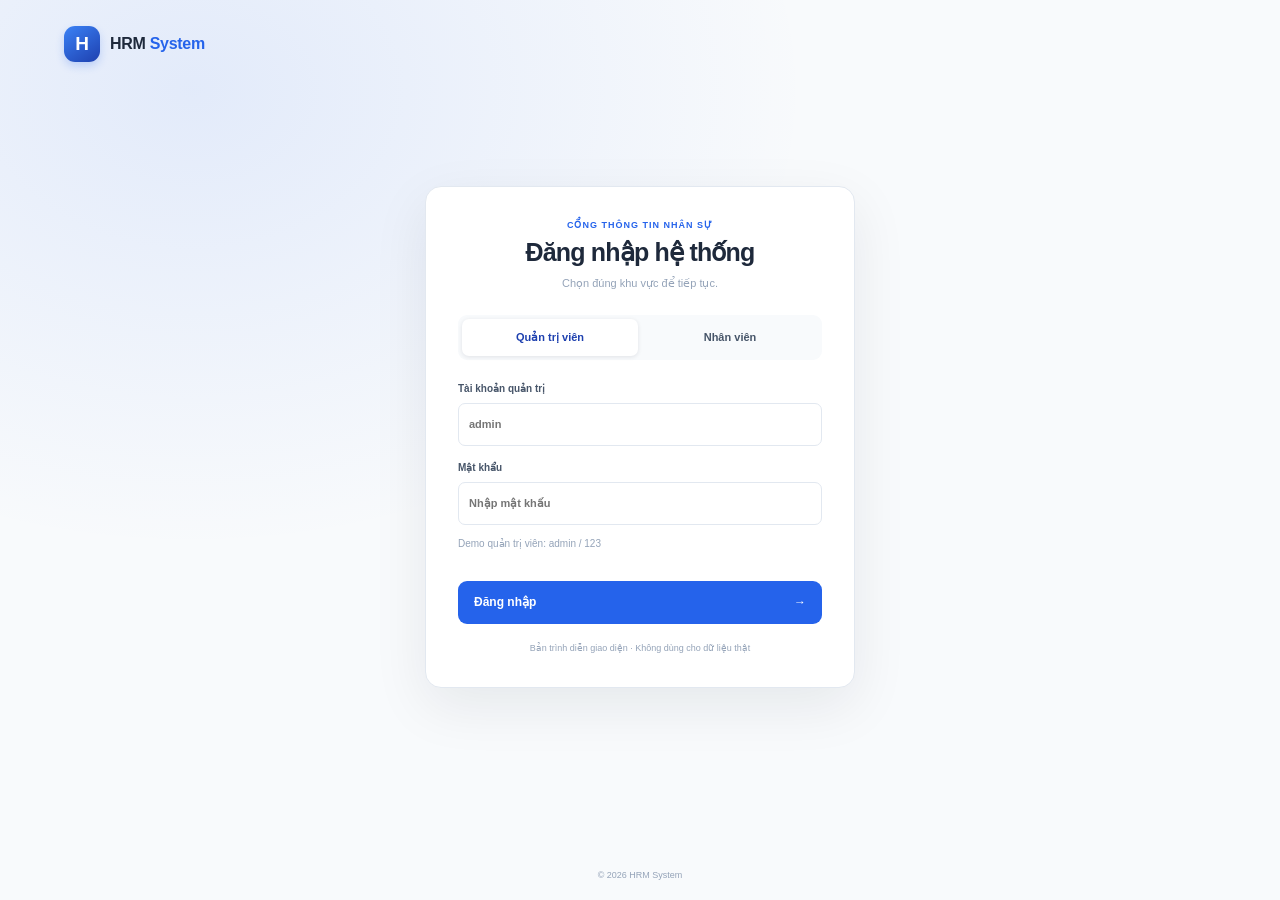
<file: index.html>
﻿<!doctype html>
<html lang="vi">
  <head>
    <meta charset="utf-8">
    <meta name="viewport" content="width=device-width, initial-scale=1">
    <meta name="theme-color" content="#f8fafc">
    <meta name="description" content="Tổng quan quản lý nhân sự và tiền lương HRM System.">
    <title>Tổng quan — HRM System</title>
    <link rel="stylesheet" href="styles.css">
  </head>
  <body>
    <section class="auth-screen" data-auth-screen aria-labelledby="auth-title">
      <div class="auth-brand"><span class="brand-mark" aria-hidden="true">H</span><span>HRM <b>System</b></span></div>
      <main class="auth-card">
        <div class="auth-heading"><p class="eyebrow">CỔNG THÔNG TIN NHÂN SỰ</p><h1 id="auth-title">Đăng nhập hệ thống</h1><p>Chọn đúng khu vực để tiếp tục.</p></div>
        <div class="auth-tabs" role="tablist" aria-label="Loại tài khoản">
          <button class="auth-tab active" type="button" role="tab" aria-selected="true" data-auth-role="admin">Quản trị viên</button>
          <button class="auth-tab" type="button" role="tab" aria-selected="false" data-auth-role="employee">Nhân viên</button>
        </div>
        <form class="auth-form" data-auth-form>
          <label class="form-field" data-auth-identity-label>Tài khoản quản trị<input name="identity" type="text" autocomplete="username" required placeholder="admin"></label>
          <label class="form-field" data-auth-password-label>Mật khẩu<input name="password" type="password" autocomplete="current-password" required placeholder="Nhập mật khẩu"></label>
          <p class="auth-hint" data-auth-hint>Demo: admin / 123</p>
          <p class="form-error auth-error" data-auth-error role="alert" aria-live="polite"></p>
          <button class="action-button primary auth-submit" type="submit">Đăng nhập <span aria-hidden="true">→</span></button>
        </form>
        <p class="auth-footnote">Bản trình diễn giao diện · Không dùng cho dữ liệu thật</p>
      </main>
      <p class="auth-copyright">© 2026 HRM System</p>
    </section>
    <div class="app-shell" data-app-shell hidden>
      <aside class="sidebar" id="app-sidebar" aria-label="Thanh điều hướng">
        <div class="sidebar-header">
          <a class="brand" href="#" aria-label="HRM System - Tổng quan">
            <span class="brand-mark" aria-hidden="true">H</span>
            <span>HRM <span>System</span></span>
          </a>
          <button class="collapse-button" type="button" data-collapse-sidebar aria-label="Thu gọn thanh điều hướng" title="Thu gọn menu">‹</button>
        </div>
        <div class="workspace">
          <span class="workspace-mark" aria-hidden="true">N</span>
          <span class="workspace-copy"><strong>Nova Creative</strong><small>Không gian làm việc</small></span>
          <span class="workspace-arrow" aria-hidden="true">⌄</span>
        </div>
        <nav class="side-nav" aria-label="Điều hướng chính">
          <p class="nav-label admin-navigation">TỔNG QUAN</p>
          <a class="nav-link active admin-navigation" href="#dashboard" data-route="dashboard" aria-current="page"><span class="nav-icon" aria-hidden="true">▦</span><span>Tổng quan</span></a>
          <p class="nav-label admin-navigation">QUẢN LÝ NHÂN SỰ</p>
          <a class="nav-link admin-navigation" href="#employees" data-route="employees"><span class="nav-icon" aria-hidden="true">♙</span><span>Nhân viên</span></a>
          <a class="nav-link admin-navigation" href="#attendance" data-route="attendance"><span class="nav-icon" aria-hidden="true">◷</span><span>Chấm công</span></a>
          <a class="nav-link admin-navigation" href="#leave" data-route="leave"><span class="nav-icon" aria-hidden="true">♡</span><span>Nghỉ phép</span><span class="nav-badge" data-pending-badge>0</span></a>
          <a class="nav-link admin-navigation" href="#payroll" data-route="payroll"><span class="nav-icon" aria-hidden="true">₫</span><span>Tiền lương</span></a>
          <a class="nav-link admin-navigation" href="#reports" data-route="reports"><span class="nav-icon" aria-hidden="true">▤</span><span>Báo cáo</span></a>
          <p class="nav-label employee-navigation" hidden>CÁ NHÂN</p>
          <a class="nav-link employee-navigation" href="#self" data-route="self" hidden><span class="nav-icon" aria-hidden="true">♙</span><span>Thông tin của tôi</span></a>
        </nav>
        <div class="sidebar-bottom">
          <div class="help-card"><strong>✦ &nbsp;Quản lý hiệu quả</strong><p>Mọi dữ liệu nhân sự trong một nơi.</p></div>
          <div class="user-profile"><span class="avatar" data-session-avatar>ML</span><span class="user-copy"><strong data-session-name>Minh Linh</strong><small data-session-role>Quản trị viên</small></span><button class="logout-button" type="button" data-logout>Đăng xuất</button></div>
        </div>
      </aside>
      <button class="sidebar-overlay" type="button" data-close-sidebar aria-label="Đóng menu"></button>

      <main class="main-area">
        <header class="topbar">
          <div class="topbar-start">
            <button class="icon-button menu-toggle" type="button" data-toggle-sidebar aria-label="Mở menu" aria-expanded="false" aria-controls="app-sidebar"><span aria-hidden="true">☰</span></button>
            <div class="breadcrumb"><span>Không gian làm việc</span><span aria-hidden="true">/</span><strong data-route-title>Tổng quan</strong></div>
          </div>
          <div class="topbar-actions">
            <span class="today-label"><span class="today-dot" aria-hidden="true"></span><time data-current-date></time></span>
            <button class="icon-button" type="button" data-theme-toggle aria-label="Chuyển sang giao diện tối" title="Chuyển Light/Dark mode"><span data-theme-icon aria-hidden="true">☾</span></button>
            <span class="avatar" data-topbar-avatar aria-label="Minh Linh">ML</span>
          </div>
        </header>

        <div class="page-content">
          <section data-page="dashboard" aria-labelledby="page-title">
            <div class="page-heading">
              <div><p class="eyebrow">TỔNG QUAN NHÂN SỰ</p><h1 id="page-title">Tổng quan</h1><p class="page-subtitle">Chào buổi sáng, Minh Linh. Đây là tình hình hoạt động hôm nay.</p></div>
            </div>

            <div class="stats-grid" aria-label="Chỉ số tổng quan">
              <article class="stat-card">
                <div class="stat-top"><span class="stat-icon icon-blue" aria-hidden="true">♙</span><span class="change up">↑ 8,2%</span></div>
                <p class="stat-label">Tổng nhân viên</p><strong class="stat-value" data-stat-headcount>0</strong><small class="stat-foot">So với tháng trước</small>
              </article>
              <article class="stat-card">
                <div class="stat-top"><span class="stat-icon icon-green" aria-hidden="true">✚</span><span class="change up">↑ 12,5%</span></div>
                <p class="stat-label">Nhân viên mới tháng này</p><strong class="stat-value" data-stat-new-hires>0</strong><small class="stat-foot">So với tháng trước</small>
              </article>
              <article class="stat-card">
                <div class="stat-top"><span class="stat-icon icon-purple" aria-hidden="true">₫</span><span class="change up">↑ 5,4%</span></div>
                <p class="stat-label">Quỹ lương tháng này</p><strong class="stat-value currency" data-stat-payroll>—</strong><small class="stat-foot">So với tháng trước</small>
              </article>
              <article class="stat-card">
                <div class="stat-top"><span class="stat-icon icon-amber" aria-hidden="true">♡</span><span class="change down">↓ 16,7%</span></div>
                <p class="stat-label">Đơn nghỉ phép chờ duyệt</p><strong class="stat-value" data-stat-pending>0</strong><small class="stat-foot">So với tháng trước</small>
              </article>
            </div>

            <div class="charts-grid">
              <article class="panel chart-panel" aria-labelledby="salary-title">
                <div class="panel-heading"><div><h2 id="salary-title">Quỹ lương 6 tháng gần nhất</h2><p>Tổng quỹ lương theo tháng · triệu đồng</p></div><span class="period-tag"><span class="legend-dot"></span>Quỹ lương</span></div>
                <div class="bar-chart" role="img" aria-label="Biểu đồ cột quỹ lương trong sáu tháng gần đây">
                  <div class="bar-y-axis" aria-hidden="true"><span>500</span><span>400</span><span>300</span><span>200</span><span>100</span><span>0</span></div>
                  <div class="bar-plot"><div class="bar-gridlines" aria-hidden="true"><i></i><i></i><i></i><i></i><i></i><i></i></div><div class="bar-groups" data-salary-chart></div></div>
                </div>
              </article>
              <article class="panel department-panel" aria-labelledby="department-title">
                <div class="panel-heading"><div><h2 id="department-title">Nhân viên theo phòng ban</h2><p>Cơ cấu nhân sự hiện tại</p></div><span class="period-tag">Tổng thể</span></div>
                <div class="department-content">
                  <div class="donut-wrap" role="img" data-donut-chart aria-label="Biểu đồ tròn nhân viên theo phòng ban">
                    <div class="donut" data-donut aria-hidden="true"></div>
                    <div class="donut-center"><strong data-donut-total>0</strong><span>nhân viên</span></div>
                  </div>
                  <div class="department-legend" data-department-legend aria-label="Chú giải phòng ban"></div>
                </div>
              </article>
            </div>

            <div class="bottom-grid">
              <article class="panel activity-panel" aria-labelledby="activity-title">
                <div class="panel-inner">
                  <div class="panel-heading"><div><h2 id="activity-title">Hoạt động gần đây</h2><p>Các cập nhật mới nhất trong hệ thống</p></div><span class="period-tag">Mới nhất</span></div>
                  <div class="activity-table-wrap">
                    <table>
                      <thead><tr><th>HOẠT ĐỘNG</th><th>NHÂN VIÊN</th><th>THỜI GIAN</th></tr></thead>
                      <tbody data-activity-table></tbody>
                    </table>
                  </div>
                </div>
              </article>
              <article class="panel calendar-panel" aria-labelledby="calendar-title">
                <div class="calendar-heading">
                  <div><h2 id="calendar-title">Lịch nghỉ phép</h2><p>Chọn ngày để xem nhân viên nghỉ</p></div>
                  <div class="month-controls"><button class="month-button" type="button" data-previous-month aria-label="Tháng trước">‹</button><button class="month-button" type="button" data-next-month aria-label="Tháng sau">›</button></div>
                </div>
                <p class="calendar-month-title" data-calendar-month></p>
                <div class="calendar-grid" data-calendar-grid role="grid" aria-label="Lịch nghỉ phép tháng hiện tại"></div>
                <section class="calendar-detail" aria-live="polite" aria-label="Chi tiết nghỉ phép trong ngày">
                  <h3 data-selected-date></h3>
                  <div class="leave-chips" data-selected-leaves></div>
                </section>

                <div class="calendar-legend"><span class="day-indicator" aria-hidden="true"></span> Có nhân viên nghỉ phép</div>
              </article>
            </div>
            <footer class="footer">© 2026 HRM System <span aria-hidden="true">·</span> Quản lý nhân sự & tiền lương</footer>
          </section>

          <section class="module-view employee-portal" data-page="self" hidden aria-labelledby="self-title">
            <div class="module-heading"><div><p class="eyebrow">KHÔNG GIAN CÁ NHÂN</p><h1 id="self-title">Thông tin của tôi</h1><p class="page-subtitle">Xem hồ sơ và gửi yêu cầu trực tiếp đến quản trị viên.</p></div><button class="action-button primary" type="button" data-open-own-leave>＋ Gửi yêu cầu nghỉ phép</button></div>
            <article class="panel personal-card"><div class="personal-avatar" data-personal-avatar>NV</div><div class="personal-info"><span class="status-pill status-active">Hồ sơ nhân viên</span><h2 data-personal-name>Nhân viên</h2><p data-personal-role></p><div class="personal-meta"><span><small>Mã nhân viên</small><strong data-personal-id></strong></span><span><small>Phòng ban</small><strong data-personal-department></strong></span><span><small>Email</small><strong data-personal-email></strong></span><span><small>Ngày vào làm</small><strong data-personal-start></strong></span></div></div></article>
            <div class="summary-cards employee-summary"><article class="summary-card"><span class="summary-icon blue">◷</span><div><small>Ngày công kỳ này</small><strong data-own-attendance>—</strong></div></article><article class="summary-card"><span class="summary-icon green">♡</span><div><small>Phép năm còn lại</small><strong data-own-leave-balance>—</strong></div></article><article class="summary-card"><span class="summary-icon purple">₫</span><div><small>Lương cơ bản</small><strong data-own-salary>—</strong></div></article></div>
            <article class="panel data-panel"><div class="module-panel-heading"><div><h2>Yêu cầu của tôi</h2><p>Trạng thái xử lý các yêu cầu gửi đến quản trị viên.</p></div><a class="contact-admin" href="mailto:admin@hrm.vn?subject=Ho%20tro%20HRM">✉ Liên hệ quản trị viên</a></div><div class="table-scroll"><table class="module-table"><thead><tr><th>LOẠI YÊU CẦU</th><th>THỜI GIAN</th><th>SỐ NGÀY</th><th>LÝ DO</th><th>TRẠNG THÁI</th></tr></thead><tbody data-own-leave-rows></tbody></table></div></article>
          </section>

          <section class="module-view" data-page="employees" hidden>
            <div class="module-heading"><div><p class="eyebrow">HỒ SƠ & ĐỘI NGŨ</p><h1>Quản lý nhân viên</h1><p class="page-subtitle">Quản lý hồ sơ, phòng ban, vị trí và trạng thái nhân sự.</p></div><button class="action-button primary" type="button" data-open-employee>＋ Thêm nhân viên</button></div>
            <article class="panel data-panel">
              <div class="module-toolbar">
                <label class="search-box"><span aria-hidden="true">⌕</span><input type="search" placeholder="Tìm theo tên nhân viên..." aria-label="Tìm kiếm nhân viên" data-employee-search></label>
                <label><span class="sr-only">Lọc phòng ban</span><select class="filter-select" aria-label="Lọc phòng ban" data-department-filter><option value="">Tất cả phòng ban</option></select></label>
                <label><span class="sr-only">Lọc trạng thái</span><select class="filter-select" aria-label="Lọc trạng thái" data-status-filter><option value="">Tất cả trạng thái</option><option value="active">Đang làm việc</option><option value="probation">Thử việc</option><option value="inactive">Đã nghỉ</option></select></label>
                <span class="record-count" data-employee-record-count></span>
              </div>
              <div class="table-scroll"><table class="module-table employee-table"><thead><tr><th>ẢNH & HỌ TÊN</th><th>MÃ NV</th><th>PHÒNG BAN</th><th>VỊ TRÍ</th><th>NGÀY VÀO LÀM</th><th>LƯƠNG CƠ BẢN</th><th>TRẠNG THÁI</th><th>HÀNH ĐỘNG</th></tr></thead><tbody data-employee-rows></tbody></table></div>
              <div class="table-pagination"><span data-employee-pagination></span><div><button class="pagination-button" type="button" data-employee-prev aria-label="Trang trước">‹</button><button class="pagination-button" type="button" data-employee-next aria-label="Trang sau">›</button></div></div>
            </article>
          </section>

          <section class="module-view" data-page="attendance" hidden>
            <div class="module-heading"><div><p class="eyebrow">THỜI GIAN & CA LÀM</p><h1>Quản lý chấm công</h1><p class="page-subtitle">Theo dõi ngày công và giờ tăng ca theo kỳ.</p></div><div class="period-controls"><label><span class="sr-only">Tháng chấm công</span><select aria-label="Tháng chấm công" data-attendance-month></select></label><label><span class="sr-only">Năm chấm công</span><select aria-label="Năm chấm công" data-attendance-year></select></label></div></div>
            <div class="summary-cards"><article class="summary-card"><span class="summary-icon blue">♙</span><div><small>Tổng nhân viên</small><strong data-attendance-staff>0</strong></div></article><article class="summary-card"><span class="summary-icon green">✓</span><div><small>Tổng ngày công</small><strong data-attendance-days>0</strong></div></article><article class="summary-card"><span class="summary-icon purple">◷</span><div><small>Tổng giờ tăng ca</small><strong data-attendance-overtime>0 giờ</strong></div></article></div>
            <article class="panel data-panel"><div class="module-panel-heading"><div><h2>Bảng chấm công</h2><p>Chỉnh sửa trực tiếp ngày công và giờ tăng ca.</p></div><span class="saved-label"><i></i>Lưu tự động</span></div><div class="table-scroll"><table class="module-table"><thead><tr><th>NHÂN VIÊN</th><th>PHÒNG BAN</th><th>NGÀY CÔNG</th><th>TĂNG CA (GIỜ)</th><th>TRẠNG THÁI</th></tr></thead><tbody data-attendance-rows></tbody></table></div></article>
          </section>

          <section class="module-view" data-page="leave" hidden>
            <div class="module-heading"><div><p class="eyebrow">ĐƠN TỪ & LỊCH NGHỈ</p><h1>Quản lý nghỉ phép</h1><p class="page-subtitle">Tiếp nhận và xử lý yêu cầu nghỉ của nhân viên.</p></div><button class="action-button primary" type="button" data-open-leave>＋ Tạo đơn nghỉ phép</button></div>
            <div class="summary-cards"><article class="summary-card"><span class="summary-icon amber">◷</span><div><small>Đơn chờ duyệt</small><strong data-leave-pending-count>0</strong></div></article><article class="summary-card"><span class="summary-icon green">✓</span><div><small>Đơn đã duyệt</small><strong data-leave-approved-count>0</strong></div></article><article class="summary-card"><span class="summary-icon blue">♡</span><div><small>Phép năm còn lại trung bình</small><strong data-leave-average-balance>0 ngày</strong></div></article></div>
            <article class="panel data-panel"><div class="module-panel-heading"><div><h2>Danh sách đơn nghỉ phép</h2><p>Trạng thái và số ngày phép còn lại theo nhân viên.</p></div><label><span class="sr-only">Lọc đơn nghỉ phép</span><select class="filter-select" aria-label="Lọc đơn nghỉ phép" data-leave-filter><option value="">Tất cả đơn</option><option value="pending">Chờ duyệt</option><option value="approved">Đã duyệt</option><option value="rejected">Từ chối</option></select></label></div><div class="table-scroll"><table class="module-table leave-table"><thead><tr><th>NHÂN VIÊN</th><th>LOẠI NGHỈ</th><th>THỜI GIAN</th><th>SỐ NGÀY</th><th>PHÉP CÒN</th><th>LÝ DO</th><th>TRẠNG THÁI</th><th>THAO TÁC</th></tr></thead><tbody data-leave-rows></tbody></table></div></article>
          </section>

          <section class="module-view" data-page="payroll" hidden>
            <div class="module-heading"><div><p class="eyebrow">THU NHẬP & PHÚC LỢI</p><h1>Quản lý tiền lương</h1><p class="page-subtitle">Tính lương, các khoản khấu trừ và thực lĩnh theo kỳ.</p></div><div class="period-controls"><label><span class="sr-only">Tháng lương</span><select aria-label="Tháng lương" data-payroll-month></select></label><label><span class="sr-only">Năm lương</span><select aria-label="Năm lương" data-payroll-year></select></label></div></div>
            <div class="payroll-toolbar"><span data-payroll-period>Chọn kỳ và tính lương để xem bảng lương.</span><button class="action-button primary" type="button" data-calculate-payroll>▧ Tính lương hàng loạt</button></div>
            <article class="panel data-panel"><div class="table-scroll"><table class="module-table payroll-table"><thead><tr><th>NHÂN VIÊN</th><th>LƯƠNG CƠ BẢN</th><th>NGÀY CÔNG</th><th>TĂNG CA</th><th>PHỤ CẤP</th><th>THƯỞNG</th><th>BHXH (8%)</th><th>THUẾ TNCN</th><th>THỰC LĨNH</th></tr></thead><tbody data-payroll-rows><tr><td class="empty-cell" colspan="9">Chọn “Tính lương hàng loạt” để tính bảng lương.</td></tr></tbody><tfoot><tr><th colspan="8">TỔNG QUỸ LƯƠNG TRƯỚC KHẤU TRỪ</th><td data-payroll-gross-total>—</td></tr><tr><th colspan="8">TỔNG THỰC CHI</th><td data-payroll-net-total>—</td></tr></tfoot></table></div><p class="payroll-note">ⓘ Thuế TNCN minh họa: 10% phần thu nhập chịu thuế sau giảm trừ 11.000.000 ₫.</p></article>
          </section>

          <section class="module-view" data-page="reports" hidden>
            <div class="module-heading"><div><p class="eyebrow">PHÂN TÍCH & TỔNG HỢP</p><h1>Báo cáo nhân sự</h1><p class="page-subtitle">Theo dõi biến động nhân sự và quỹ lương theo tháng.</p></div><span class="period-tag" data-report-period></span></div>
            <div class="summary-cards report-summary"><article class="summary-card"><span class="summary-icon blue">♙</span><div><small>Nhân sự hiện tại</small><strong data-report-staff>0</strong></div></article><article class="summary-card"><span class="summary-icon green">↗</span><div><small>Tuyển mới trong tháng</small><strong data-report-hires>0</strong></div></article><article class="summary-card"><span class="summary-icon purple">₫</span><div><small>Quỹ lương tháng</small><strong data-report-payroll>—</strong></div></article></div>
            <article class="panel data-panel"><div class="module-panel-heading"><div><h2>Biến động nhân sự & quỹ lương</h2><p>Số liệu tổng hợp 6 tháng gần nhất.</p></div></div><div class="table-scroll"><table class="module-table"><thead><tr><th>KỲ BÁO CÁO</th><th>NHÂN VIÊN ĐẦU KỲ</th><th>TUYỂN MỚI</th><th>NGHỈ VIỆC</th><th>NHÂN VIÊN CUỐI KỲ</th><th>QUỸ LƯƠNG ƯỚC TÍNH</th></tr></thead><tbody data-report-rows></tbody></table></div></article>
          </section>
        </div>
      </main>
    </div>

    <dialog class="form-dialog" data-employee-dialog aria-labelledby="employee-dialog-title">
      <form class="dialog-content" data-employee-form>
        <div class="dialog-heading"><div><p class="eyebrow">HỒ SƠ NHÂN SỰ</p><h2 id="employee-dialog-title">Thêm nhân viên</h2></div><button class="dialog-close" type="button" data-close-employee aria-label="Đóng">×</button></div>
        <div class="form-grid">
          <label class="form-field full-field">Họ tên<input name="name" maxlength="100" required placeholder="Nguyễn Văn An"></label>
          <label class="form-field">Mã NV<input name="id" maxlength="20" required placeholder="NV013"></label>
          <label class="form-field">Email<input name="email" type="email" maxlength="120" required placeholder="ten@congty.vn"></label>
          <label class="form-field">Số điện thoại<input name="phone" type="tel" maxlength="20" required placeholder="0901 234 567"></label>
          <label class="form-field">Phòng ban<select name="department" required><option value="">Chọn phòng ban</option><option>Nhân sự</option><option>Công nghệ</option><option>Marketing</option><option>Thiết kế</option><option>Kinh doanh</option><option>Vận hành</option></select></label>
          <label class="form-field">Vị trí<input name="role" maxlength="80" required placeholder="Chuyên viên"></label>
          <label class="form-field">Ngày vào làm<input name="start" type="date" required></label>
          <label class="form-field">Lương cơ bản (₫)<input name="base" type="number" min="0" step="100000" required></label>
          <label class="form-field">Trạng thái<select name="status" required><option value="active">Đang làm việc</option><option value="probation">Thử việc</option><option value="inactive">Đã nghỉ</option></select></label>
        </div>
        <p class="form-error" data-employee-error role="status" aria-live="polite"></p>
        <div class="dialog-actions"><button class="action-button secondary" type="button" data-cancel-employee>Hủy</button><button class="action-button primary" type="submit">Lưu nhân viên</button></div>
      </form>
    </dialog>
    <dialog class="form-dialog" data-leave-dialog aria-labelledby="leave-dialog-title">
      <form class="dialog-content" data-leave-form>
        <div class="dialog-heading"><div><p class="eyebrow">ĐƠN TỪ & LỊCH NGHỈ</p><h2 id="leave-dialog-title">Tạo đơn nghỉ phép</h2></div><button class="dialog-close" type="button" data-close-leave aria-label="Đóng">×</button></div>
        <div class="form-grid">
          <label class="form-field full-field">Nhân viên<select name="employeeId" required data-leave-employee></select></label>
          <label class="form-field">Loại nghỉ<select name="type" required><option value="Phép năm">Nghỉ phép năm</option><option value="Nghỉ ốm">Nghỉ ốm</option><option value="Việc riêng">Nghỉ việc riêng</option></select></label>
          <span></span>
          <label class="form-field">Từ ngày<input name="from" type="date" required></label>
          <label class="form-field">Đến ngày<input name="to" type="date" required></label>
          <label class="form-field full-field">Lý do<textarea name="reason" rows="3" maxlength="300" required placeholder="Nhập lý do xin nghỉ..."></textarea></label>
        </div>
        <p class="form-error" data-leave-error role="status" aria-live="polite"></p>
        <div class="dialog-actions"><button class="action-button secondary" type="button" data-cancel-leave>Hủy</button><button class="action-button primary" type="submit">Gửi đơn</button></div>
      </form>
    </dialog>
    <div class="toast" data-toast role="status" aria-live="polite"></div>
    <script defer src="app.js"></script>
  </body>
</html>
</file>
<file: styles.css>
﻿      :root {
        color-scheme: light;
        font-family: "Segoe UI", Roboto, Helvetica, Arial, sans-serif;
        --blue: #2563eb;
        --blue-dark: #1e40af;
        --blue-soft: #eff6ff;
        --green: #0f9f6e;
        --green-soft: #eaf8f1;
        --red: #dc4c4c;
        --red-soft: #fef0f0;
        --amber: #dc8a17;
        --amber-soft: #fff6e8;
        --purple: #805ad5;
        --purple-soft: #f2edff;
        --cyan: #0891b2;
        --cyan-soft: #e8f8fb;
        --pink: #db4e8a;
        --canvas: #f8fafc;
        --surface: #fff;
        --surface-muted: #f8fafc;
        --surface-hover: #f1f5f9;
        --text: #1e293b;
        --text-secondary: #475569;
        --text-muted: #94a3b8;
        --border: #e2e8f0;
        --border-soft: #edf1f6;
        --shadow: 0 1px 2px rgb(15 23 42 / 4%), 0 6px 20px rgb(15 23 42 / 3%);
        --sidebar-width: 250px;
        color: var(--text);
        background: var(--canvas);
      }

      :root[data-theme="dark"] {
        color-scheme: dark;
        --blue-soft: #172a4b;
        --green-soft: #15372c;
        --red-soft: #3b2024;
        --amber-soft: #392b1c;
        --purple-soft: #2c2148;
        --cyan-soft: #123541;
        --canvas: #0b1220;
        --surface: #111b2b;
        --surface-muted: #152033;
        --surface-hover: #1d2a3d;
        --text: #e5edf7;
        --text-secondary: #bcc9d9;
        --text-muted: #8494aa;
        --border: #26364a;
        --border-soft: #202f43;
        --shadow: 0 1px 2px rgb(0 0 0 / 18%), 0 8px 24px rgb(0 0 0 / 12%);
      }

      * { box-sizing: border-box; }
      html { min-width: 320px; min-height: 100%; scroll-behavior: smooth; }
      body { min-width: 320px; min-height: 100vh; margin: 0; background: var(--canvas); color: var(--text); font-size: 14px; line-height: 1.5; transition: background-color .2s, color .2s; }
      button { color: inherit; font: inherit; }
      button:focus-visible { outline: 3px solid rgb(37 99 235 / 35%); outline-offset: 2px; }
      [hidden] { display: none !important; }

      .app-shell { min-height: 100vh; }
      .sidebar { position: fixed; z-index: 30; inset: 0 auto 0 0; display: flex; width: var(--sidebar-width); flex-direction: column; padding: 25px 17px 15px; border-right: 1px solid var(--border); background: var(--surface); transition: width .2s, transform .2s, background-color .2s; }
      .brand { display: flex; align-items: center; gap: 11px; margin: 0 0 28px 5px; color: var(--text); font-size: 18px; font-weight: 750; letter-spacing: -.45px; }
      .brand-mark { display: grid; width: 36px; height: 36px; place-items: center; border-radius: 11px; background: linear-gradient(145deg, #3b82f6, #1e40af); box-shadow: 0 4px 9px rgb(37 99 235 / 22%); color: #fff; font-size: 19px; font-weight: 800; }
      .brand span:last-child span { color: var(--blue); }
      .workspace { display: flex; min-height: 61px; align-items: center; gap: 10px; padding: 9px; border: 1px solid var(--border); border-radius: 11px; background: var(--surface-muted); }
      .workspace-mark { display: grid; width: 35px; height: 35px; flex: 0 0 35px; place-items: center; border-radius: 10px; background: #dbeafe; color: var(--blue-dark); font-weight: 800; }
      .workspace-copy { display: grid; min-width: 0; flex: 1; }
      .workspace-copy strong { overflow: hidden; font-size: 11px; text-overflow: ellipsis; white-space: nowrap; }
      .workspace-copy small { color: var(--text-muted); font-size: 9px; }
      .workspace-arrow { color: var(--text-muted); }
      .side-nav { display: grid; gap: 4px; margin-top: 24px; }
      .nav-label { margin: 9px 0 5px 10px; color: var(--text-muted); font-size: 9px; font-weight: 750; letter-spacing: .9px; }
      .nav-link { display: flex; min-height: 42px; align-items: center; gap: 12px; padding: 0 11px; border-radius: 9px; color: var(--text-secondary); font-size: 12px; font-weight: 600; text-decoration: none; transition: color .2s, background .2s, transform .2s; }
      .nav-link:hover { transform: translateX(2px); background: var(--surface-hover); color: var(--blue); }
      .nav-link.active { background: var(--blue-soft); color: var(--blue-dark); font-weight: 700; }
      .nav-icon { display: grid; width: 20px; flex: 0 0 20px; place-items: center; font-size: 16px; }
      .nav-badge { display: grid; min-width: 20px; height: 20px; place-items: center; margin-left: auto; padding: 0 5px; border-radius: 20px; background: var(--amber-soft); color: var(--amber); font-size: 9px; }
      .sidebar-bottom { margin-top: auto; }
      .help-card { padding: 13px; border: 1px solid var(--border-soft); border-radius: 11px; background: linear-gradient(135deg, var(--blue-soft), var(--surface)); }
      .help-card strong { font-size: 11px; }
      .help-card p { margin: 5px 0 0; color: var(--text-muted); font-size: 9px; }
      .user-profile { display: flex; align-items: center; gap: 9px; margin-top: 13px; padding: 12px 3px 0; border-top: 1px solid var(--border-soft); }
      .avatar { display: grid; width: 32px; height: 32px; flex: 0 0 32px; place-items: center; border: 1px solid var(--border); border-radius: 50%; background: #dbeafe; color: var(--blue-dark); font-size: 9px; font-weight: 800; }
      .user-copy { display: grid; flex: 1; }
      .user-copy strong { font-size: 10px; }
      .user-copy small { color: var(--text-muted); font-size: 9px; }
      .collapse-button { display: grid; width: 25px; height: 25px; place-items: center; border: 1px solid var(--border); border-radius: 7px; background: var(--surface); color: var(--text-muted); cursor: pointer; }
      .sidebar-header { position: relative; display: flex; align-items: center; justify-content: space-between; }
      .sidebar-header .brand { margin-right: 6px; }
      .sidebar-overlay { display: none; }
      .main-area { min-height: 100vh; margin-left: var(--sidebar-width); transition: margin-left .2s; }
      .topbar { position: sticky; z-index: 15; top: 0; display: flex; height: 68px; align-items: center; justify-content: space-between; padding: 0 35px; border-bottom: 1px solid var(--border-soft); background: color-mix(in srgb, var(--surface) 94%, transparent); backdrop-filter: blur(12px); }
      .topbar-start, .topbar-actions { display: flex; align-items: center; gap: 14px; }
      .breadcrumb { display: flex; align-items: center; gap: 8px; color: var(--text-muted); font-size: 11px; }
      .breadcrumb strong { color: var(--text); font-weight: 700; }
      .today-label { display: flex; align-items: center; gap: 8px; color: var(--text-secondary); font-size: 10px; }
      .today-dot { width: 7px; height: 7px; border-radius: 50%; background: var(--green); box-shadow: 0 0 0 3px var(--green-soft); }
      .icon-button { display: grid; width: 35px; height: 35px; place-items: center; border: 1px solid var(--border); border-radius: 9px; background: var(--surface); cursor: pointer; font-size: 16px; transition: border-color .2s, background .2s, transform .2s; }
      .icon-button:hover { transform: translateY(-1px); border-color: #bfdbfe; background: var(--blue-soft); color: var(--blue); }
      .menu-toggle { display: none; }
      .page-content { width: min(100%, 1500px); margin: 0 auto; padding: 29px 35px 22px; }
      .page-heading { display: flex; min-height: 74px; align-items: flex-end; justify-content: space-between; gap: 16px; margin-bottom: 21px; }
      .eyebrow { margin: 0 0 5px; color: var(--blue); font-size: 9px; font-weight: 800; letter-spacing: 1px; }
      h1 { margin: 0 0 4px; font-size: clamp(24px, 2.3vw, 29px); font-weight: 750; letter-spacing: -.8px; line-height: 1.25; }
      .page-subtitle { margin: 0; color: var(--text-muted); font-size: 11px; }

      .stats-grid { display: grid; grid-template-columns: repeat(4, minmax(0, 1fr)); gap: 13px; margin-bottom: 17px; }
      .stat-card { min-width: 0; padding: 15px 16px 14px; border: 1px solid var(--border); border-radius: 12px; background: var(--surface); box-shadow: var(--shadow); transition: transform .2s, box-shadow .2s, border-color .2s; }
      .stat-card:hover { transform: translateY(-2px); border-color: #cbdcf7; box-shadow: 0 10px 22px rgb(15 23 42 / 7%); }
      .stat-top { display: flex; align-items: center; justify-content: space-between; margin-bottom: 11px; }
      .stat-icon { display: grid; width: 34px; height: 34px; place-items: center; border-radius: 10px; font-size: 16px; }
      .icon-blue { background: var(--blue-soft); color: var(--blue); }
      .icon-green { background: var(--green-soft); color: var(--green); }
      .icon-purple { background: var(--purple-soft); color: var(--purple); }
      .icon-amber { background: var(--amber-soft); color: var(--amber); }
      .change { padding: 4px 7px; border-radius: 20px; font-size: 9px; font-weight: 700; white-space: nowrap; }
      .change.up { background: var(--green-soft); color: var(--green); }
      .change.down { background: var(--red-soft); color: var(--red); }
      .stat-label { margin: 0 0 2px; color: var(--text-secondary); font-size: 10px; font-weight: 600; }
      .stat-value { display: block; overflow: hidden; font-size: clamp(23px, 2.4vw, 28px); font-weight: 750; letter-spacing: -.8px; line-height: 1.3; text-overflow: ellipsis; white-space: nowrap; }
      .stat-value.currency { font-size: clamp(18px, 2vw, 23px); letter-spacing: -.5px; }
      .stat-foot { display: block; margin-top: 4px; color: var(--text-muted); font-size: 9px; }

      .charts-grid { display: grid; grid-template-columns: minmax(0, 1.2fr) minmax(310px, .8fr); gap: 14px; margin-bottom: 14px; }
      .panel { min-width: 0; border: 1px solid var(--border); border-radius: 12px; background: var(--surface); box-shadow: var(--shadow); }
      .chart-panel { padding: 17px 19px 14px; }
      .panel-heading { display: flex; align-items: flex-start; justify-content: space-between; gap: 12px; }
      .panel-heading h2 { margin: 0; font-size: 13px; font-weight: 720; letter-spacing: -.15px; }
      .panel-heading p { margin: 4px 0 0; color: var(--text-muted); font-size: 9px; }
      .period-tag { display: inline-flex; min-height: 25px; align-items: center; gap: 6px; padding: 0 8px; border-radius: 7px; background: var(--surface-muted); color: var(--text-secondary); font-size: 9px; }
      .legend-dot { width: 7px; height: 7px; border-radius: 2px; background: var(--blue); }
      .bar-chart { display: grid; height: 214px; grid-template-columns: 30px minmax(0, 1fr); gap: 8px; margin-top: 16px; }
      .bar-y-axis { display: flex; flex-direction: column; justify-content: space-between; padding-bottom: 22px; color: var(--text-muted); font-size: 8px; text-align: right; }
      .bar-plot { position: relative; min-width: 0; }
      .bar-gridlines { position: absolute; inset: 0 0 22px; display: flex; flex-direction: column; justify-content: space-between; }
      .bar-gridlines i { width: 100%; border-top: 1px dashed var(--border); }
      .bar-groups { position: absolute; inset: 0 5px; display: grid; grid-template-columns: repeat(6, minmax(0, 1fr)); align-items: end; gap: clamp(7px, 2vw, 20px); }
      .bar-group { display: flex; height: 100%; flex-direction: column; align-items: center; justify-content: flex-end; gap: 5px; }
      .bar-value { color: var(--text-muted); font-size: 8px; }
      .bar { display: block; width: min(34px, 65%); height: var(--bar-height); max-height: calc(100% - 44px); min-height: 7px; border-radius: 5px 5px 2px 2px; background: linear-gradient(180deg, #60a5fa, #3b82f6); transition: height .35s ease, filter .2s; }
      .bar-group:hover .bar { filter: brightness(.92); }
      .bar-group.current .bar { background: linear-gradient(180deg, #3b82f6, #1e40af); }
      .bar-month { height: 16px; color: var(--text-muted); font-size: 8px; text-transform: capitalize; }
      .department-panel { padding: 17px 19px 14px; }
      .department-content { display: flex; min-height: 192px; align-items: center; justify-content: center; gap: clamp(15px, 3vw, 28px); }
      .donut-wrap { position: relative; display: grid; width: 158px; height: 158px; flex: 0 0 158px; place-items: center; }
      .donut { width: 100%; height: 100%; border-radius: 50%; background: conic-gradient(var(--blue) 0% 25%, var(--green) 25% 45%, var(--amber) 45% 62%, var(--purple) 62% 77%, var(--cyan) 77% 90%, var(--pink) 90% 100%); }
      .donut::after { position: absolute; inset: 25px; border-radius: 50%; background: var(--surface); content: ""; }
      .donut-center { position: absolute; z-index: 1; display: grid; justify-items: center; }
      .donut-center strong { font-size: 24px; font-weight: 750; letter-spacing: -.7px; line-height: 1.2; }
      .donut-center span { color: var(--text-muted); font-size: 9px; }
      .department-legend { display: grid; min-width: 105px; gap: 8px; }
      .legend-row { display: grid; grid-template-columns: 9px minmax(60px, 1fr) auto; align-items: center; gap: 6px; color: var(--text-secondary); font-size: 8px; }
      .legend-swatch { width: 8px; height: 8px; border-radius: 3px; background: var(--legend-color); }
      .legend-name { overflow: hidden; text-overflow: ellipsis; white-space: nowrap; }
      .legend-count { color: var(--text); font-weight: 700; }

      .bottom-grid { display: grid; grid-template-columns: minmax(0, 1.2fr) minmax(330px, .8fr); gap: 14px; align-items: stretch; }
      .activity-panel, .calendar-panel { overflow: hidden; }
      .panel-inner { padding: 17px 19px; }
      .activity-table-wrap { margin-top: 11px; }
      table { width: 100%; border-collapse: collapse; text-align: left; }
      thead { background: var(--surface-muted); }
      th { height: 32px; padding: 0 9px; border-bottom: 1px solid var(--border); color: var(--text-muted); font-size: 8px; font-weight: 750; letter-spacing: .35px; white-space: nowrap; }
      td { height: 48px; padding: 7px 9px; border-bottom: 1px solid var(--border-soft); color: var(--text-secondary); font-size: 9px; }
      tbody tr:last-child td { border-bottom: 0; }
      tbody tr:hover { background: var(--surface-muted); }
      .activity-type { display: flex; min-width: 0; align-items: center; gap: 9px; }
      .activity-icon { display: grid; width: 29px; height: 29px; flex: 0 0 29px; place-items: center; border-radius: 9px; font-size: 12px; }
      .activity-icon.blue { background: var(--blue-soft); color: var(--blue); }
      .activity-icon.green { background: var(--green-soft); color: var(--green); }
      .activity-icon.amber { background: var(--amber-soft); color: var(--amber); }
      .activity-icon.purple { background: var(--purple-soft); color: var(--purple); }
      .activity-copy { display: grid; min-width: 0; gap: 2px; }
      .activity-copy strong { overflow: hidden; color: var(--text); font-size: 9px; font-weight: 650; text-overflow: ellipsis; white-space: nowrap; }
      .activity-copy small { overflow: hidden; color: var(--text-muted); font-size: 8px; text-overflow: ellipsis; white-space: nowrap; }
      .activity-time { color: var(--text-muted); font-size: 8px; white-space: nowrap; }
      .calendar-panel { padding: 17px 17px 15px; }
      .calendar-heading { display: flex; align-items: center; justify-content: space-between; gap: 10px; }
      .calendar-heading h2 { margin: 0; font-size: 13px; font-weight: 720; }
      .calendar-heading p { margin: 3px 0 0; color: var(--text-muted); font-size: 9px; }
      .month-controls { display: flex; gap: 5px; }
      .month-button { display: grid; width: 27px; height: 27px; place-items: center; border: 1px solid var(--border); border-radius: 7px; background: var(--surface); color: var(--text-secondary); cursor: pointer; transition: background .2s, color .2s, border-color .2s; }
      .month-button:hover { border-color: #bfdbfe; background: var(--blue-soft); color: var(--blue); }
      .calendar-month-title { margin: 14px 0 8px; color: var(--text); font-size: 11px; font-weight: 700; text-align: center; text-transform: capitalize; }
      .calendar-grid { display: grid; grid-template-columns: repeat(7, minmax(0, 1fr)); gap: 3px; }
      .weekday { display: grid; height: 23px; place-items: center; color: var(--text-muted); font-size: 8px; font-weight: 650; }
      .calendar-day { position: relative; display: grid; min-width: 0; aspect-ratio: 1.25; place-items: center; border: 1px solid transparent; border-radius: 7px; background: transparent; color: var(--text-secondary); cursor: pointer; font-size: 9px; transition: background .15s, border .15s, color .15s; }
      .calendar-day:hover { background: var(--surface-hover); }
      .calendar-day.other-month { color: var(--text-muted); opacity: .5; }
      .calendar-day.today { border-color: #93b4f7; color: var(--blue); font-weight: 750; }
      .calendar-day.has-leave { background: var(--amber-soft); color: var(--amber); font-weight: 700; }
      .calendar-day.selected { border-color: var(--blue); background: var(--blue); color: #fff; font-weight: 750; }
      .day-indicator { position: absolute; bottom: 3px; width: 4px; height: 4px; border-radius: 50%; background: var(--amber); }
      .calendar-day.selected .day-indicator { background: #fff; }
      .calendar-detail { min-height: 64px; margin-top: 10px; padding: 10px 11px; border: 1px solid var(--border-soft); border-radius: 9px; background: var(--surface-muted); }
      .calendar-detail h3 { margin: 0 0 6px; font-size: 9px; font-weight: 700; }
      .leave-chips { display: flex; flex-wrap: wrap; gap: 5px; }
      .leave-chip { display: inline-flex; align-items: center; gap: 5px; padding: 4px 7px; border-radius: 20px; background: var(--amber-soft); color: var(--amber); font-size: 8px; }
      .leave-chip span { color: var(--text-muted); }
      .calendar-empty { margin: 0; color: var(--text-muted); font-size: 8px; }
      .calendar-legend { display: flex; align-items: center; gap: 6px; margin-top: 9px; color: var(--text-muted); font-size: 8px; }
      .calendar-legend .day-indicator { position: static; display: inline-block; }
      .footer { padding: 19px 0 0; color: var(--text-muted); font-size: 9px; text-align: center; }

      .module-view { min-height: calc(100vh - 125px); }
      .module-heading { display: flex; align-items: flex-end; justify-content: space-between; gap: 18px; margin-bottom: 22px; }
      .module-heading .page-subtitle { margin-top: 7px; }
      .action-button { display: inline-flex; min-height: 39px; align-items: center; justify-content: center; gap: 7px; padding: 0 15px; border: 1px solid transparent; border-radius: 9px; font-size: 11px; font-weight: 700; cursor: pointer; transition: transform .2s, box-shadow .2s, background .2s; }
      .action-button:hover { transform: translateY(-1px); box-shadow: 0 5px 13px rgb(37 99 235 / 14%); }
      .action-button.primary { background: var(--blue); color: #fff; }
      .action-button.primary:hover { background: var(--blue-dark); }
      .action-button.secondary { border-color: var(--border); background: var(--surface); color: var(--text-secondary); }
      .module-toolbar { display: flex; align-items: center; gap: 10px; padding: 16px 18px; border-bottom: 1px solid var(--border-soft); }
      .search-box { display: flex; width: min(320px, 100%); height: 38px; align-items: center; gap: 8px; padding: 0 11px; border: 1px solid var(--border); border-radius: 8px; background: var(--surface); color: var(--text-muted); }
      .search-box:focus-within { border-color: var(--blue); box-shadow: 0 0 0 3px rgb(37 99 235 / 9%); }
      .search-box span { font-size: 19px; }
      .search-box input { width: 100%; border: 0; outline: 0; background: transparent; color: var(--text); font: inherit; font-size: 11px; }
      .filter-select, .period-controls select { min-height: 38px; padding: 0 29px 0 10px; border: 1px solid var(--border); border-radius: 8px; background: var(--surface); color: var(--text-secondary); font: inherit; font-size: 10px; }
      .record-count { margin-left: auto; color: var(--text-muted); font-size: 10px; white-space: nowrap; }
      .data-panel { overflow: hidden; }
      .table-scroll { width: 100%; overflow-x: auto; }
      .module-table { width: 100%; border-collapse: collapse; text-align: left; white-space: nowrap; }
      .module-table th { padding: 12px 13px; border-bottom: 1px solid var(--border); background: var(--surface-muted); color: var(--text-muted); font-size: 9px; font-weight: 750; letter-spacing: .35px; }
      .module-table td { padding: 12px 13px; border-bottom: 1px solid var(--border-soft); color: var(--text-secondary); font-size: 10px; }
      .module-table tbody tr { transition: background .15s; }
      .module-table tbody tr:hover { background: var(--surface-muted); }
      .module-table tbody tr:last-child td { border-bottom: 0; }
      .person-cell { display: flex; min-width: 165px; align-items: center; gap: 9px; }
      .person-cell > span:last-child { display: grid; gap: 2px; }
      .person-cell strong { color: var(--text); font-size: 10px; font-weight: 700; }
      .person-cell small { color: var(--text-muted); font-size: 9px; }
      .person-avatar { display: grid; width: 34px; height: 34px; flex: 0 0 34px; place-items: center; border-radius: 50%; background: var(--blue-soft); color: var(--blue-dark); font-size: 10px; font-weight: 800; }
      .tone-marketing { background: #fce7f3; color: #be185d; }
      .tone-tech { background: #dbeafe; color: #1d4ed8; }
      .tone-hr { background: #dcfce7; color: #15803d; }
      .tone-sales { background: #ffedd5; color: #c2410c; }
      .tone-design { background: #ede9fe; color: #6d28d9; }
      .tone-operations { background: #cffafe; color: #0e7490; }
      .employee-code { padding: 4px 7px; border-radius: 6px; background: var(--surface-muted); color: var(--text-secondary); font-size: 9px; font-weight: 700; }
      .money-cell { color: var(--text) !important; font-weight: 650; }
      .status-pill { display: inline-flex; min-height: 23px; align-items: center; padding: 0 8px; border-radius: 20px; font-size: 9px; font-weight: 650; }
      .status-active { background: var(--green-soft); color: var(--green); }
      .status-probation, .status-pending { background: var(--amber-soft); color: var(--amber); }
      .status-inactive { background: var(--red-soft); color: var(--red); }
      .row-actions { display: flex; align-items: center; gap: 5px; }
      .row-action, .pagination-button { display: grid; width: 28px; height: 28px; place-items: center; border: 1px solid var(--border); border-radius: 7px; background: var(--surface); color: var(--text-secondary); cursor: pointer; font-size: 14px; transition: background .15s, color .15s, border-color .15s; }
      .row-action:hover, .pagination-button:hover:not(:disabled) { border-color: #bfdbfe; background: var(--blue-soft); color: var(--blue); }
      .row-action.delete-action:hover { border-color: #fecaca; background: var(--red-soft); color: var(--red); }
      .row-action.approve-action { color: var(--green); }
      .row-action.approve-action:hover { border-color: #bbf7d0; background: var(--green-soft); }
      .table-pagination { display: flex; min-height: 54px; align-items: center; justify-content: space-between; padding: 0 16px; border-top: 1px solid var(--border-soft); color: var(--text-muted); font-size: 10px; }
      .table-pagination > div { display: flex; gap: 6px; }
      .pagination-button:disabled { opacity: .4; cursor: not-allowed; }
      .empty-cell { padding: 34px !important; color: var(--text-muted) !important; text-align: center; }
      .summary-cards { display: grid; grid-template-columns: repeat(3, minmax(0, 1fr)); gap: 13px; margin-bottom: 17px; }
      .summary-card { display: flex; min-height: 86px; align-items: center; gap: 12px; padding: 15px; border: 1px solid var(--border); border-radius: 11px; background: var(--surface); box-shadow: var(--shadow); }
      .summary-icon { display: grid; width: 39px; height: 39px; flex: 0 0 39px; place-items: center; border-radius: 11px; font-size: 17px; font-weight: 700; }
      .summary-icon.blue { background: var(--blue-soft); color: var(--blue); }
      .summary-icon.green { background: var(--green-soft); color: var(--green); }
      .summary-icon.purple { background: var(--purple-soft); color: var(--purple); }
      .summary-icon.amber { background: var(--amber-soft); color: var(--amber); }
      .summary-card div { display: grid; gap: 3px; }
      .summary-card small { color: var(--text-muted); font-size: 10px; }
      .summary-card strong { color: var(--text); font-size: 19px; letter-spacing: -.3px; }
      .module-panel-heading { display: flex; min-height: 70px; align-items: center; justify-content: space-between; gap: 12px; padding: 13px 17px; }
      .module-panel-heading h2 { margin: 0; color: var(--text); font-size: 13px; }
      .module-panel-heading p { margin: 4px 0 0; color: var(--text-muted); font-size: 10px; }
      .period-controls { display: flex; align-items: center; gap: 8px; }
      .period-controls select { min-width: 94px; }
      .saved-label { display: flex; align-items: center; gap: 6px; color: var(--green); font-size: 9px; }
      .saved-label i { width: 6px; height: 6px; border-radius: 50%; background: var(--green); }
      .attendance-input { display: inline-flex; width: 67px; }
      .attendance-input input { width: 100%; height: 31px; padding: 0 7px; border: 1px solid var(--border); border-radius: 6px; background: var(--surface); color: var(--text); font: inherit; font-size: 10px; }
      .attendance-input input:focus { border-color: var(--blue); outline: 2px solid rgb(37 99 235 / 12%); }
      .input-suffix { margin-left: 5px; color: var(--text-muted); font-size: 9px; }
      .compact-person { min-width: 145px; }
      .compact-person .person-avatar { width: 30px; height: 30px; flex-basis: 30px; }
      .leave-table { min-width: 900px; }
      .reason-cell { max-width: 170px; overflow: hidden; text-overflow: ellipsis; }
      .balance-value { color: var(--green); font-weight: 700; }
      .payroll-toolbar { display: flex; align-items: center; justify-content: space-between; gap: 14px; margin-bottom: 14px; color: var(--text-muted); font-size: 10px; }
      .payroll-table { min-width: 1050px; }
      .payroll-table tfoot th, .payroll-table tfoot td { padding: 13px; border-top: 1px solid var(--border); background: var(--surface-muted); color: var(--text); font-size: 10px; font-weight: 750; }
      .payroll-table tfoot tr + tr th, .payroll-table tfoot tr + tr td { border-top: 1px solid var(--border-soft); }
      .payroll-table tfoot td { color: var(--blue-dark); text-align: right; }
      .net-pay { color: var(--green) !important; font-weight: 750 !important; }
      .payroll-note { margin: 0; padding: 12px 16px 15px; color: var(--text-muted); font-size: 9px; }
      .period-tag { padding: 6px 10px; border: 1px solid var(--border); border-radius: 20px; background: var(--surface); color: var(--text-secondary); font-size: 10px; }
      .positive-number { color: var(--green) !important; font-weight: 700; }
      .negative-number { color: var(--red) !important; font-weight: 700; }
      .form-dialog { width: min(560px, calc(100% - 28px)); max-height: min(90vh, 760px); padding: 0; overflow: auto; border: 1px solid var(--border); border-radius: 14px; background: var(--surface); color: var(--text); box-shadow: 0 24px 80px rgb(15 23 42 / 25%); }
      .form-dialog::backdrop { background: rgb(15 23 42 / 45%); backdrop-filter: blur(2px); }
      .dialog-content { padding: 22px; }
      .dialog-heading { display: flex; align-items: flex-start; justify-content: space-between; margin-bottom: 20px; }
      .dialog-heading h2 { margin: 0; font-size: 19px; letter-spacing: -.4px; }
      .dialog-close { display: grid; width: 30px; height: 30px; place-items: center; border: 0; border-radius: 7px; background: var(--surface-muted); color: var(--text-secondary); cursor: pointer; font-size: 21px; }
      .form-grid { display: grid; grid-template-columns: 1fr 1fr; gap: 13px 12px; }
      .form-field { display: grid; gap: 6px; color: var(--text-secondary); font-size: 10px; font-weight: 650; }
      .full-field { grid-column: 1 / -1; }
      .form-field input, .form-field select, .form-field textarea { width: 100%; min-height: 38px; padding: 8px 10px; border: 1px solid var(--border); border-radius: 7px; background: var(--surface); color: var(--text); font: inherit; font-size: 11px; }
      .form-field textarea { resize: vertical; }
      .form-field input:focus, .form-field select:focus, .form-field textarea:focus { border-color: var(--blue); outline: 2px solid rgb(37 99 235 / 12%); }
      .form-field input[readonly] { background: var(--surface-muted); color: var(--text-muted); }
      .form-error { min-height: 16px; margin: 10px 0 0; color: var(--red); font-size: 10px; }
      .dialog-actions { display: flex; justify-content: flex-end; gap: 8px; padding-top: 12px; border-top: 1px solid var(--border-soft); }
      .toast { position: fixed; z-index: 60; right: 24px; bottom: 24px; max-width: min(380px, calc(100vw - 32px)); padding: 12px 16px; transform: translateY(12px); border: 1px solid var(--border); border-radius: 9px; background: var(--surface); box-shadow: var(--shadow); color: var(--text); font-size: 11px; opacity: 0; pointer-events: none; transition: opacity .2s, transform .2s; }
      .toast.visible { transform: translateY(0); opacity: 1; }
      .sr-only { position: absolute; width: 1px; height: 1px; padding: 0; overflow: hidden; clip: rect(0, 0, 0, 0); white-space: nowrap; border: 0; }
      .auth-screen { display: grid; min-height: 100vh; place-items: center; padding: 32px 18px 58px; background: radial-gradient(ellipse at 15% 10%, rgb(37 99 235 / 10%), transparent 40%), var(--canvas); }
      .auth-brand { position: absolute; top: 26px; left: clamp(20px, 5vw, 70px); display: flex; align-items: center; gap: 10px; color: var(--text); font-size: 16px; font-weight: 800; letter-spacing: -.3px; }
      .auth-brand b { color: var(--blue); }
      .auth-card { width: min(100%, 430px); padding: 32px; border: 1px solid var(--border); border-radius: 16px; background: var(--surface); box-shadow: 0 18px 55px rgb(15 23 42 / 8%); }
      .auth-heading { margin-bottom: 23px; text-align: center; }
      .auth-heading h1 { margin: 0 0 7px; font-size: 25px; }
      .auth-heading > p:last-child { margin: 0; color: var(--text-muted); font-size: 11px; }
      .auth-tabs { display: grid; grid-template-columns: 1fr 1fr; gap: 4px; margin-bottom: 21px; padding: 4px; border-radius: 9px; background: var(--surface-muted); }
      .auth-tab { min-height: 37px; border: 0; border-radius: 7px; background: transparent; color: var(--text-secondary); cursor: pointer; font-size: 11px; font-weight: 650; transition: color .2s, background .2s, box-shadow .2s; }
      .auth-tab.active { background: var(--surface); box-shadow: 0 1px 4px rgb(15 23 42 / 10%); color: var(--blue-dark); }
      .auth-form { display: grid; gap: 14px; }
      .auth-form .form-field { gap: 7px; }
      .auth-form .form-field input { min-height: 43px; }
      .auth-hint { margin: -3px 0 0; color: var(--text-muted); font-size: 10px; }
      .auth-error { margin: -9px 0 -5px; }
      .auth-submit { width: 100%; min-height: 43px; justify-content: space-between; padding: 0 15px; font-size: 12px; }
      .auth-footnote { margin: 18px 0 0; color: var(--text-muted); font-size: 9px; text-align: center; }
      .auth-copyright { position: absolute; bottom: 18px; margin: 0; color: var(--text-muted); font-size: 9px; }
      .logout-button { margin-left: auto; padding: 5px 7px; border: 1px solid var(--border); border-radius: 6px; background: var(--surface); color: var(--text-secondary); cursor: pointer; font-size: 8px; }
      .logout-button:hover { border-color: #fecaca; background: var(--red-soft); color: var(--red); }
      body.sidebar-collapsed .logout-button { display: none; }
      .personal-card { display: flex; align-items: center; gap: 19px; margin-bottom: 16px; padding: 22px; }
      .personal-avatar { display: grid; width: 72px; height: 72px; flex: 0 0 72px; place-items: center; border-radius: 50%; background: var(--blue-soft); color: var(--blue-dark); font-size: 21px; font-weight: 800; }
      .personal-info { min-width: 0; flex: 1; }
      .personal-info h2 { margin: 8px 0 0; color: var(--text); font-size: 18px; }
      .personal-info > p { margin: 3px 0 12px; color: var(--text-muted); font-size: 10px; }
      .personal-meta { display: grid; grid-template-columns: repeat(4, minmax(0, 1fr)); gap: 10px 18px; }
      .personal-meta > span { display: grid; gap: 3px; }
      .personal-meta small { color: var(--text-muted); font-size: 9px; }
      .personal-meta strong { overflow: hidden; color: var(--text-secondary); font-size: 10px; text-overflow: ellipsis; }
      .contact-admin { padding: 7px 10px; border: 1px solid var(--border); border-radius: 7px; color: var(--blue); font-size: 9px; font-weight: 650; text-decoration: none; white-space: nowrap; }
      .contact-admin:hover { background: var(--blue-soft); }

      body.sidebar-collapsed { --sidebar-width: 78px; }
      body.sidebar-collapsed .sidebar { padding-right: 11px; padding-left: 11px; }
      body.sidebar-collapsed .brand { justify-content: center; margin-left: 0; }
      body.sidebar-collapsed .brand > span:last-child, body.sidebar-collapsed .workspace-copy, body.sidebar-collapsed .workspace-arrow, body.sidebar-collapsed .nav-label, body.sidebar-collapsed .nav-link > span:not(.nav-icon), body.sidebar-collapsed .help-card, body.sidebar-collapsed .user-copy { display: none; }
      body.sidebar-collapsed .workspace { justify-content: center; padding: 8px 0; }
      body.sidebar-collapsed .nav-link { justify-content: center; padding: 0; }
      body.sidebar-collapsed .user-profile { justify-content: center; }
      body.sidebar-collapsed .collapse-button { position: absolute; top: 5px; right: -9px; width: 21px; height: 21px; padding: 0; background: var(--surface); }

      @media (max-width: 1150px) {
        .page-content { padding-right: 23px; padding-left: 23px; }
        .topbar { padding-right: 23px; padding-left: 23px; }
        .charts-grid { grid-template-columns: minmax(0, 1.1fr) minmax(280px, .9fr); }
        .department-content { gap: 14px; }
        .donut-wrap { width: 140px; height: 140px; flex-basis: 140px; }
      }
      @media (max-width: 900px) {
        .sidebar { width: 250px; transform: translateX(-102%); box-shadow: none; }
        .sidebar.open { transform: translateX(0); box-shadow: 8px 0 35px rgb(15 23 42 / 18%); }
        .main-area { margin-left: 0; }
        body.sidebar-collapsed { --sidebar-width: 0px; }
        body.sidebar-collapsed .sidebar { width: 250px; }
        body.sidebar-collapsed .brand > span:last-child, body.sidebar-collapsed .workspace-copy, body.sidebar-collapsed .workspace-arrow, body.sidebar-collapsed .nav-label, body.sidebar-collapsed .nav-link > span:not(.nav-icon), body.sidebar-collapsed .help-card, body.sidebar-collapsed .user-copy { display: initial; }
        body.sidebar-collapsed .workspace, body.sidebar-collapsed .nav-link, body.sidebar-collapsed .user-profile { justify-content: initial; }
        body.sidebar-collapsed .nav-link { padding: 0 11px; }
        .collapse-button { display: none; }
        .sidebar-overlay { position: fixed; z-index: 25; inset: 0; display: block; width: 100%; height: 100%; border: 0; background: rgb(15 23 42 / 38%); opacity: 0; pointer-events: none; transition: opacity .2s; }
        body.menu-open .sidebar-overlay { opacity: 1; pointer-events: auto; }
        .menu-toggle { display: grid; }
        .stats-grid { grid-template-columns: repeat(2, minmax(0, 1fr)); }
        .bottom-grid { grid-template-columns: minmax(0, 1.05fr) minmax(290px, .95fr); }
        .department-content { gap: 10px; }
        .donut-wrap { width: 125px; height: 125px; flex-basis: 125px; }
        .donut::after { inset: 21px; }
        .department-legend { gap: 6px; }
      }
      @media (max-width: 700px) {
        .topbar { height: 59px; padding: 0 15px; }
        .topbar-start, .topbar-actions { gap: 9px; }
        .today-label { font-size: 9px; }
        .page-content { padding: 22px 15px 16px; }
        .page-heading { min-height: 0; margin-bottom: 16px; }
        .page-heading h1 { font-size: 23px; }
        .page-subtitle { max-width: 270px; font-size: 10px; }
        .stats-grid { gap: 9px; margin-bottom: 11px; }
        .stat-card { padding: 12px; }
        .stat-icon { width: 30px; height: 30px; }
        .stat-top { margin-bottom: 8px; }
        .stat-label { min-height: 26px; font-size: 9px; }
        .stat-value { font-size: 23px; }
        .stat-value.currency { font-size: 16px; }
        .stat-foot { font-size: 8px; }
        .charts-grid, .bottom-grid { grid-template-columns: 1fr; gap: 11px; margin-bottom: 11px; }
        .chart-panel, .department-panel, .panel-inner { padding: 14px; }
        .bar-chart { height: 190px; }
        .department-content { min-height: 180px; gap: clamp(20px, 8vw, 55px); }
        .donut-wrap { width: 148px; height: 148px; flex-basis: 148px; }
        .donut::after { inset: 23px; }
        .department-legend { gap: 8px; }
        .legend-row { font-size: 9px; }
        .activity-table-wrap { overflow-x: auto; }
        .activity-table { min-width: 360px; }
        .calendar-panel { padding: 14px; }
        .calendar-day { aspect-ratio: 1.5; }
        .module-heading { align-items: flex-start; flex-direction: column; gap: 13px; margin-bottom: 16px; }
        .module-heading .action-button { align-self: stretch; }
        .module-toolbar { flex-wrap: wrap; padding: 12px; }
        .search-box { width: 100%; }
        .record-count { margin-left: 0; }
        .summary-cards { gap: 8px; }
        .summary-card { min-height: 76px; gap: 8px; padding: 10px; }
        .summary-icon { width: 32px; height: 32px; flex-basis: 32px; font-size: 14px; }
        .summary-card small { font-size: 8px; }
        .summary-card strong { font-size: 16px; }
        .payroll-toolbar { align-items: flex-start; flex-direction: column; }
        .period-controls { width: 100%; }
        .period-controls select { flex: 1; }
        .module-panel-heading { padding: 12px; }
        .dialog-content { padding: 17px; }
        .report-summary { grid-template-columns: 1fr; }
        .auth-card { padding: 24px 19px; }
        .auth-brand { top: 18px; left: 18px; }
        .personal-card { align-items: flex-start; gap: 12px; padding: 15px; }
        .personal-avatar { width: 48px; height: 48px; flex-basis: 48px; font-size: 15px; }
        .personal-meta { grid-template-columns: repeat(2, minmax(0, 1fr)); gap: 10px; }
        .employee-portal .module-heading .action-button { align-self: stretch; }
        .employee-portal .module-panel-heading { align-items: flex-start; flex-direction: column; }
      }
      @media (max-width: 390px) {
        .topbar { padding: 0 10px; }
        .today-label { display: none; }
        .page-content { padding-right: 10px; padding-left: 10px; }
        .stat-card { padding: 10px; }
        .change { padding: 3px 5px; font-size: 8px; }
        .department-content { gap: 15px; }
        .donut-wrap { width: 130px; height: 130px; flex-basis: 130px; }
        .summary-cards { grid-template-columns: 1fr; }
        .filter-select { max-width: 100%; }
        .form-grid { grid-template-columns: 1fr; }
        .full-field { grid-column: auto; }
      }
      @media (prefers-reduced-motion: reduce) {
        *, *::before, *::after { scroll-behavior: auto !important; transition-duration: .01ms !important; }
      }
</file>
